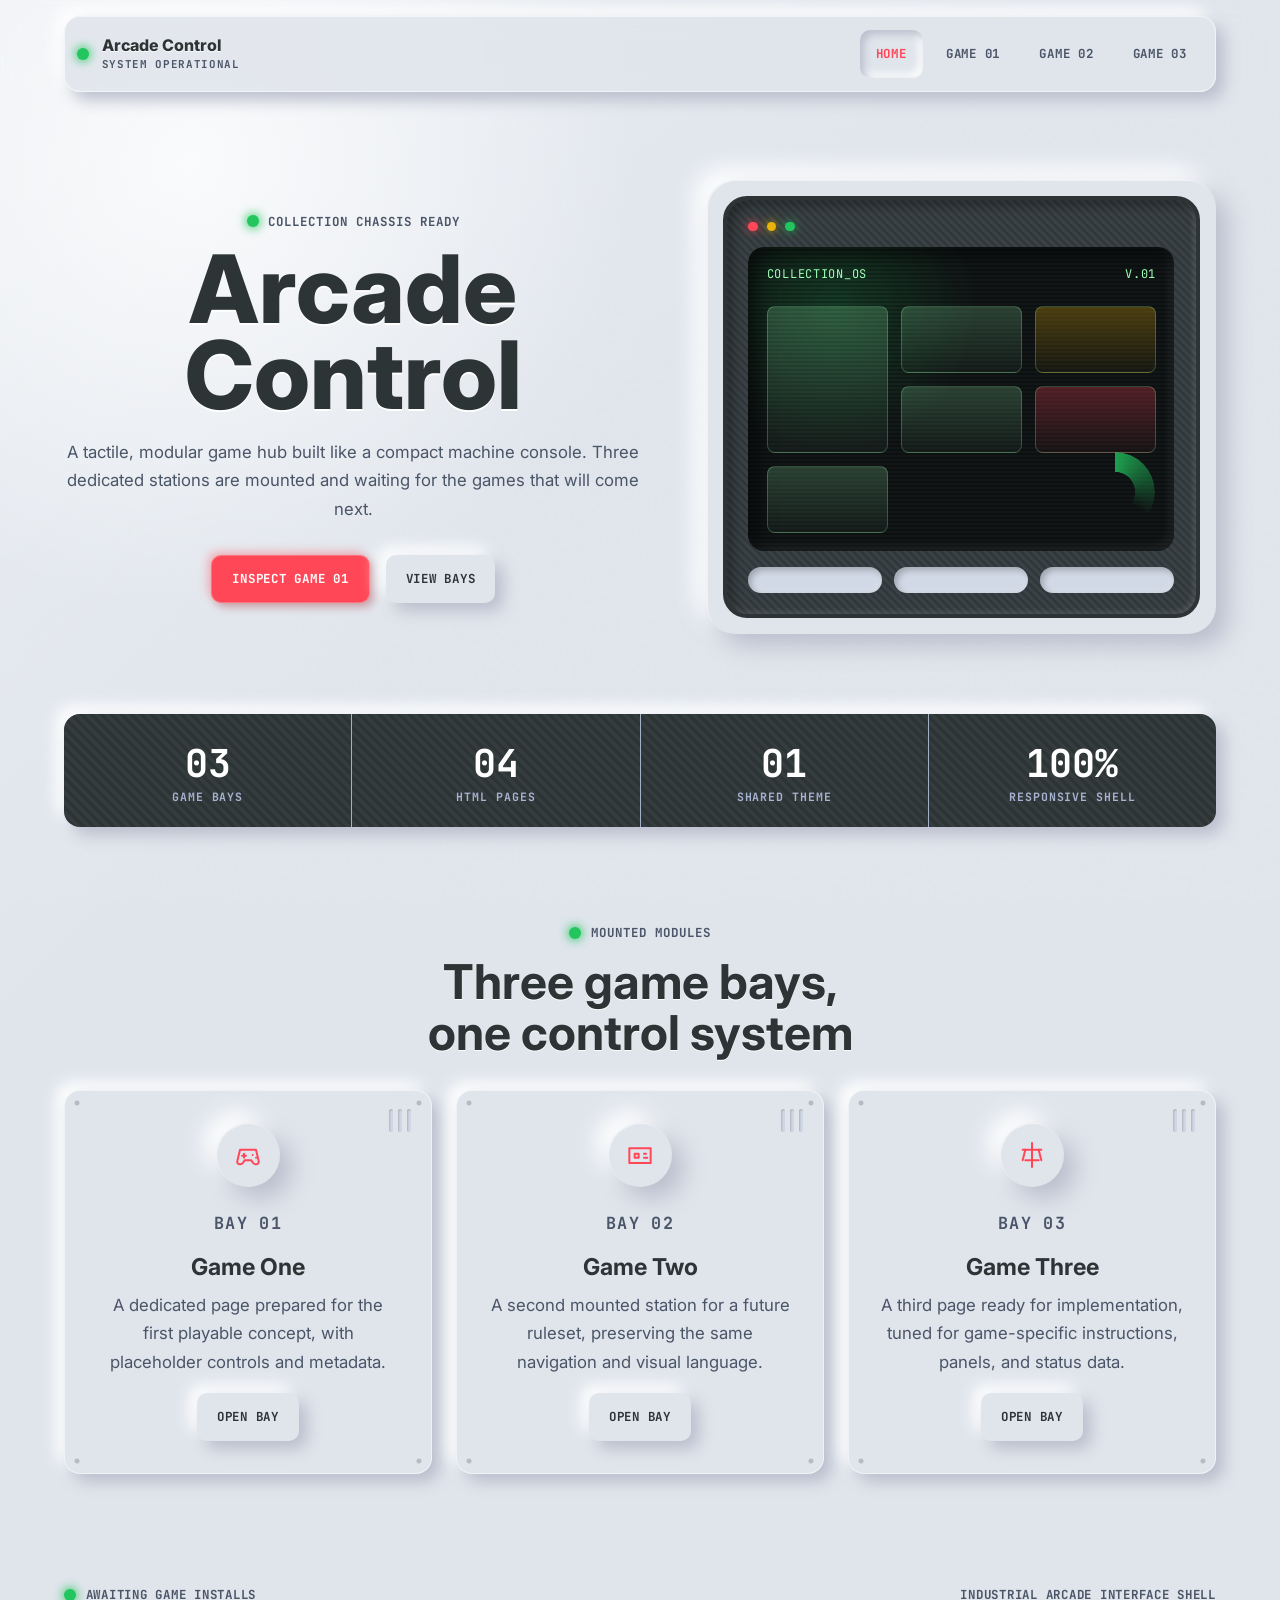
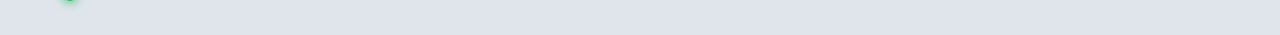
<file: index.html>
<!DOCTYPE html>
<html lang="en">
  <head>
    <meta charset="UTF-8" />
    <meta name="viewport" content="width=device-width, initial-scale=1.0" />
    <title>Arcade Control | Game Collection</title>
    <link rel="preconnect" href="https://fonts.googleapis.com" />
    <link rel="preconnect" href="https://fonts.gstatic.com" crossorigin />
    <link
      href="https://fonts.googleapis.com/css2?family=Inter:wght@400;500;600;700;800&family=JetBrains+Mono:wght@400;500;700&display=swap"
      rel="stylesheet"
    />
    <link rel="stylesheet" href="styles.css" />
  </head>
  <body>
    <header class="site-header">
      <nav class="nav-shell" aria-label="Primary navigation">
        <a class="brand-mark" href="index.html" aria-label="Arcade Control home">
          <span class="brand-led" aria-hidden="true"></span>
          <span>
            <span class="brand-title">Arcade Control</span>
            <span class="brand-subtitle">System operational</span>
          </span>
        </a>

        <button class="menu-toggle" type="button" aria-expanded="false" aria-controls="primary-menu">
          <span class="sr-only">Toggle navigation</span>
          <span></span>
          <span></span>
          <span></span>
        </button>

        <div class="nav-links" id="primary-menu">
          <a class="nav-link active" href="index.html" aria-current="page">Home</a>
          <a class="nav-link" href="game-one.html">Game 01</a>
          <a class="nav-link" href="game-two.html">Game 02</a>
          <a class="nav-link" href="game-three.html">Game 03</a>
        </div>
      </nav>
    </header>

    <main>
      <section class="hero section-shell">
        <div class="hero-copy">
          <p class="eyebrow"><span class="mini-led"></span>Collection chassis ready</p>
          <h1>Arcade Control</h1>
          <p class="hero-text">
            A tactile, modular game hub built like a compact machine console. Three dedicated
            stations are mounted and waiting for the games that will come next.
          </p>
          <div class="hero-actions">
            <a class="button primary" href="game-one.html">Inspect Game 01</a>
            <a class="button secondary" href="#game-bays">View Bays</a>
          </div>
        </div>

        <div class="device-panel" aria-label="Industrial arcade control display">
          <div class="device-bezel">
            <div class="device-led-row" aria-hidden="true">
              <span></span>
              <span></span>
              <span></span>
            </div>
            <div class="device-screen">
              <div class="screen-topline">
                <span>COLLECTION_OS</span>
                <span>V.01</span>
              </div>
              <div class="screen-grid">
                <span class="meter large"></span>
                <span class="meter"></span>
                <span class="meter warning"></span>
                <span class="meter"></span>
                <span class="meter accent"></span>
                <span class="meter large"></span>
              </div>
              <div class="radar" aria-hidden="true"></div>
            </div>
            <div class="hardware-keys" aria-hidden="true">
              <span></span>
              <span></span>
              <span></span>
            </div>
          </div>
        </div>
      </section>

      <section class="section-shell status-strip" aria-label="Collection status">
        <div>
          <span class="readout">03</span>
          <span class="readout-label">Game bays</span>
        </div>
        <div>
          <span class="readout">04</span>
          <span class="readout-label">HTML pages</span>
        </div>
        <div>
          <span class="readout">01</span>
          <span class="readout-label">Shared theme</span>
        </div>
        <div>
          <span class="readout">100%</span>
          <span class="readout-label">Responsive shell</span>
        </div>
      </section>

      <section class="section-shell" id="game-bays">
        <div class="section-heading">
          <p class="eyebrow"><span class="mini-led"></span>Mounted modules</p>
          <h2>Three game bays, one control system</h2>
        </div>

        <div class="game-grid">
          <article class="module-card">
            <div class="card-hardware" aria-hidden="true"><span></span><span></span><span></span></div>
            <div class="icon-housing" aria-hidden="true">
              <svg viewBox="0 0 24 24" role="img">
                <path d="M6 8h12l2 8.5a2 2 0 0 1-2 2.5 2.8 2.8 0 0 1-2.3-1.2L14.5 16h-5l-1.2 1.8A2.8 2.8 0 0 1 6 19a2 2 0 0 1-2-2.5L6 8Z" />
                <path d="M9 11v3M7.5 12.5h3M15.5 12h.01M18 14h.01" />
              </svg>
            </div>
            <p class="card-kicker">Bay 01</p>
            <h3>Game One</h3>
            <p>A dedicated page prepared for the first playable concept, with placeholder controls and metadata.</p>
            <a class="button ghost" href="game-one.html">Open bay</a>
          </article>

          <article class="module-card">
            <div class="card-hardware" aria-hidden="true"><span></span><span></span><span></span></div>
            <div class="icon-housing" aria-hidden="true">
              <svg viewBox="0 0 24 24" role="img">
                <path d="M4 7h16v11H4z" />
                <path d="M8 11h3v3H8zM15 11h1.5M15 14h2.5" />
              </svg>
            </div>
            <p class="card-kicker">Bay 02</p>
            <h3>Game Two</h3>
            <p>A second mounted station for a future ruleset, preserving the same navigation and visual language.</p>
            <a class="button ghost" href="game-two.html">Open bay</a>
          </article>

          <article class="module-card">
            <div class="card-hardware" aria-hidden="true"><span></span><span></span><span></span></div>
            <div class="icon-housing" aria-hidden="true">
              <svg viewBox="0 0 24 24" role="img">
                <path d="M12 3v18M5 8h14M7 16h10" />
                <path d="M7 8l-2 8M17 8l2 8" />
              </svg>
            </div>
            <p class="card-kicker">Bay 03</p>
            <h3>Game Three</h3>
            <p>A third page ready for implementation, tuned for game-specific instructions, panels, and status data.</p>
            <a class="button ghost" href="game-three.html">Open bay</a>
          </article>
        </div>
      </section>
    </main>

    <footer class="site-footer">
      <div class="section-shell footer-inner">
        <span class="footer-status"><span class="mini-led"></span>Awaiting game installs</span>
        <span>Industrial arcade interface shell</span>
      </div>
    </footer>

    <script src="script.js"></script>
  </body>
</html>
</file>
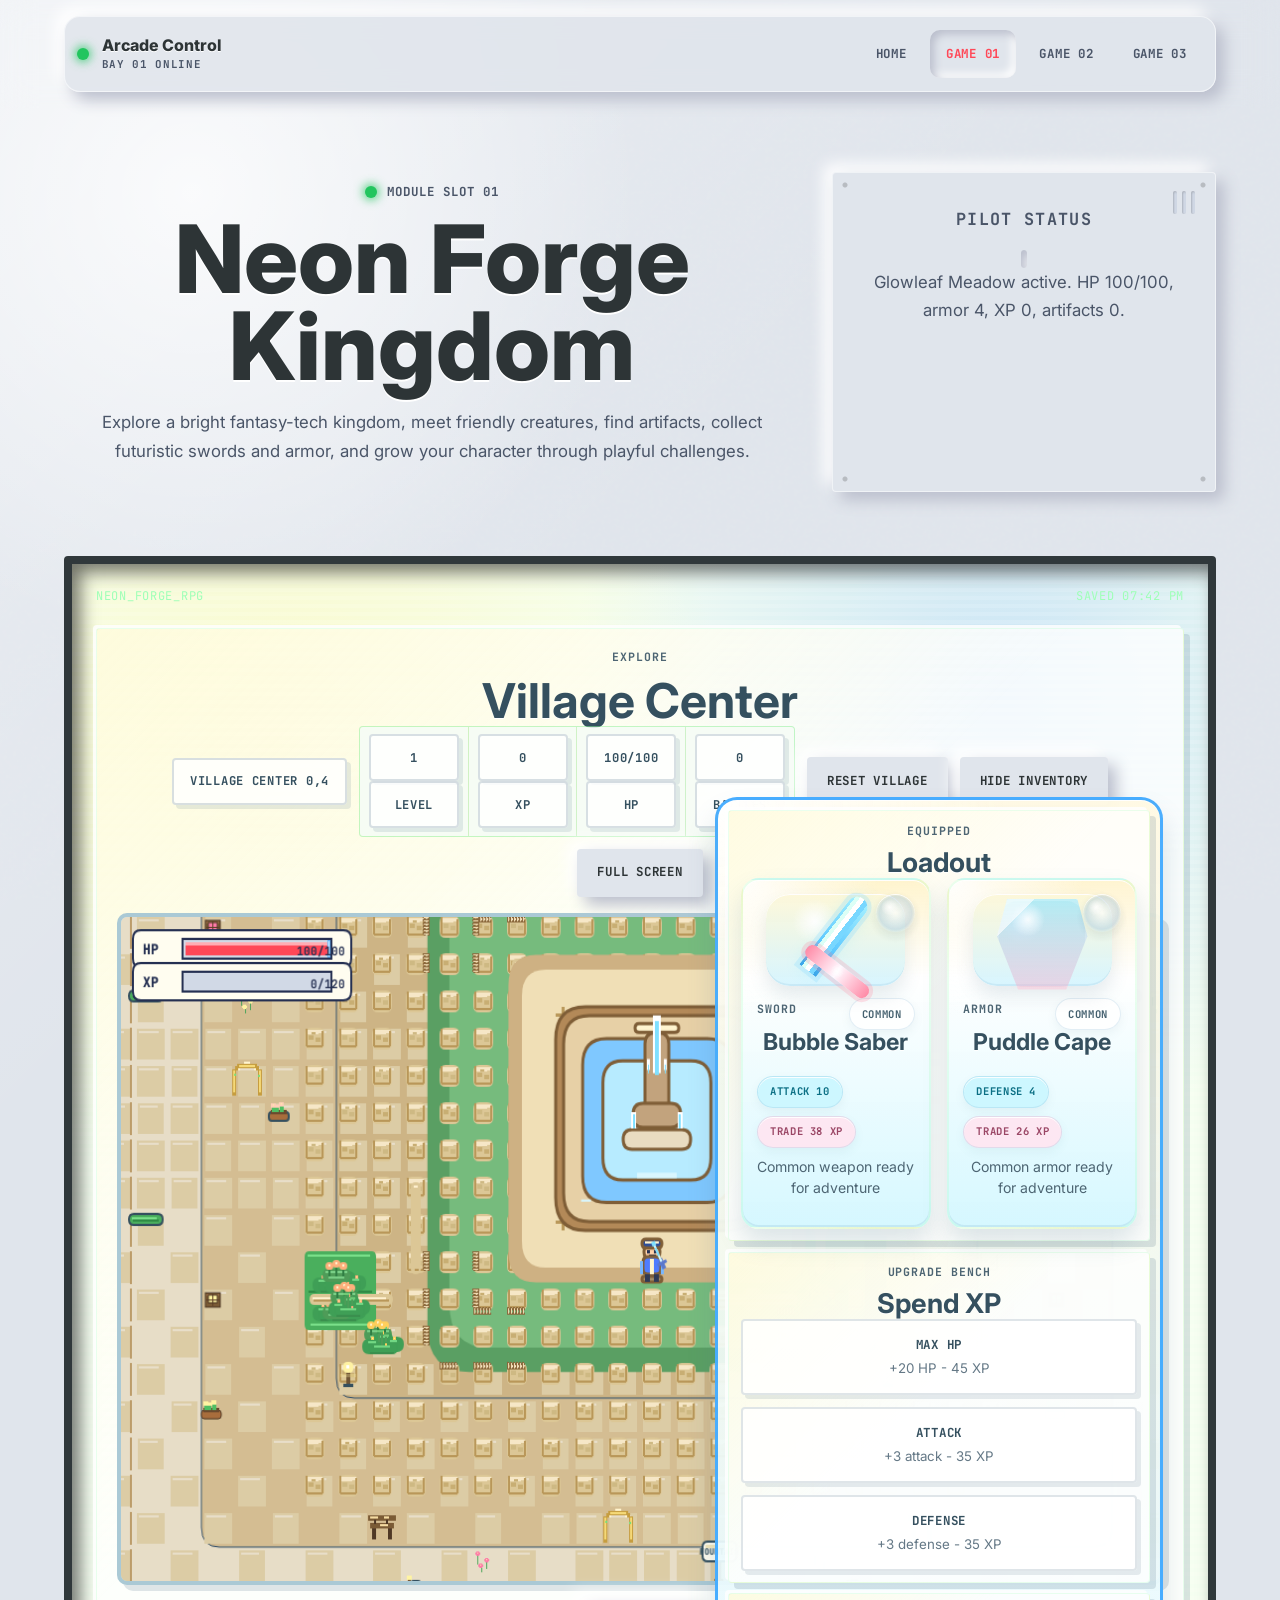
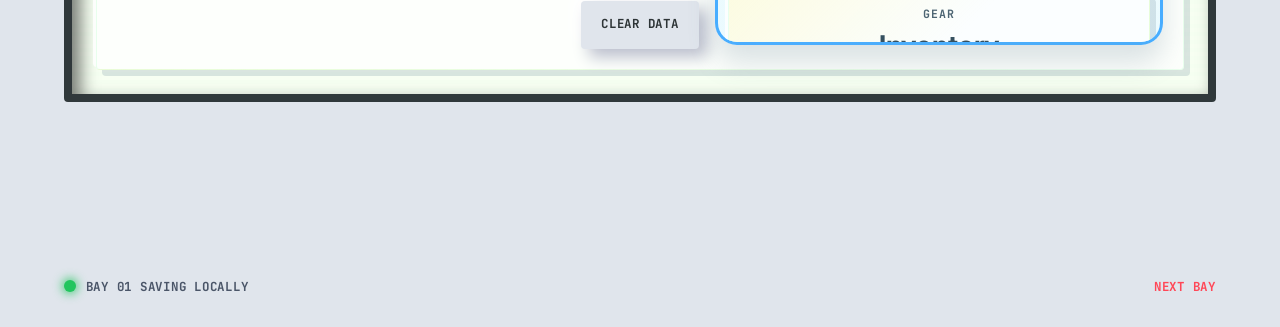
<file: game-one.html>
<!DOCTYPE html>
<html lang="en">
  <head>
    <meta charset="UTF-8" />
    <meta name="viewport" content="width=device-width, initial-scale=1.0" />
    <title>Game 01 | Arcade Control</title>
    <link rel="preconnect" href="https://fonts.googleapis.com" />
    <link rel="preconnect" href="https://fonts.gstatic.com" crossorigin />
    <link
      href="https://fonts.googleapis.com/css2?family=Inter:wght@400;500;600;700;800&family=JetBrains+Mono:wght@400;500;700&display=swap"
      rel="stylesheet"
    />
    <link rel="stylesheet" href="styles.css" />
  </head>
  <body>
    <header class="site-header">
      <nav class="nav-shell" aria-label="Primary navigation">
        <a class="brand-mark" href="index.html" aria-label="Arcade Control home">
          <span class="brand-led" aria-hidden="true"></span>
          <span><span class="brand-title">Arcade Control</span><span class="brand-subtitle">Bay 01 online</span></span>
        </a>
        <button class="menu-toggle" type="button" aria-expanded="false" aria-controls="primary-menu">
          <span class="sr-only">Toggle navigation</span><span></span><span></span><span></span>
        </button>
        <div class="nav-links" id="primary-menu">
          <a class="nav-link" href="index.html">Home</a>
          <a class="nav-link active" href="game-one.html" aria-current="page">Game 01</a>
          <a class="nav-link" href="game-two.html">Game 02</a>
          <a class="nav-link" href="game-three.html">Game 03</a>
        </div>
      </nav>
    </header>

    <main class="game-page">
      <section class="section-shell game-hero">
        <div>
          <p class="eyebrow"><span class="mini-led"></span>Module slot 01</p>
          <h1>Neon Forge Kingdom</h1>
          <p class="hero-text">
            Explore a bright fantasy-tech kingdom, meet friendly creatures, find artifacts, collect
            futuristic swords and armor, and grow your character through playful challenges.
          </p>
        </div>
        <aside class="module-card control-card">
          <div class="card-hardware" aria-hidden="true"><span></span><span></span><span></span></div>
          <p class="card-kicker">Pilot Status</p>
          <div class="gauge"><span id="game-one-vital-gauge" style="--value: 100%"></span></div>
          <p id="game-one-hero-status">Local save core armed. Kingdom generator online.</p>
        </aside>
      </section>

      <section class="section-shell game-one-console" id="neon-forge-game">
        <div class="screen-card rpg-screen">
          <span class="screen-label"><span>NEON_FORGE_RPG</span><span id="save-status">AUTOSAVE READY</span></span>

          <div class="rpg-layout">
            <section class="rpg-panel action-panel" id="world-panel" aria-labelledby="route-title">
              <p class="card-kicker">Explore</p>
              <h2 id="route-title">Village Center</h2>
              <div class="map-toolbar">
                <span id="location-readout">Village Center 0,0</span>
                <div class="rpg-stat-grid" aria-label="Player stats">
                  <div>
                    <span class="readout" id="level-value">1</span>
                    <span class="readout-label">Level</span>
                  </div>
                  <div>
                    <span class="readout" id="xp-value">0</span>
                    <span class="readout-label">XP</span>
                  </div>
                  <div>
                    <span class="readout" id="hp-value">100</span>
                    <span class="readout-label">HP</span>
                  </div>
                  <div>
                    <span class="readout" id="battle-value">0</span>
                    <span class="readout-label">Battles</span>
                  </div>
                </div>
                <button class="button secondary" id="generate-map-button" type="button">Reset Village</button>
                <button class="button secondary" id="inventory-toggle-button" type="button" aria-expanded="true" aria-controls="inventory-drawer">Hide Inventory</button>
                <button class="button secondary" id="fullscreen-button" type="button">Full Screen</button>
              </div>

              <canvas
                class="world-view"
                id="world-view"
                tabindex="0"
                width="960"
                height="560"
                aria-label="Neon Forge top-down village viewport"
              ></canvas>

              <div class="control-row">
                <button class="button secondary danger-button" id="clear-save-button" type="button">Clear Data</button>
              </div>

              <div class="inventory-drawer" id="inventory-drawer" tabindex="-1">
                <section class="rpg-panel equipped-panel" aria-labelledby="equipped-title">
                  <p class="card-kicker">Equipped</p>
                  <h2 id="equipped-title">Loadout</h2>
                  <div class="loadout-grid">
                    <article class="gear-card" id="weapon-card">
                      <div class="gear-art sword-art" aria-hidden="true"></div>
                      <div class="gear-topline">
                        <p class="card-kicker">Sword</p>
                        <span class="gear-rarity-pill" id="weapon-rarity">Common</span>
                      </div>
                      <h3 id="weapon-name">Bubble Saber</h3>
                      <div class="gear-badges">
                        <span class="gear-stat-pill" id="weapon-stat">Attack 10</span>
                        <span class="gear-value-pill" id="weapon-value">Trade 18 XP</span>
                      </div>
                      <p id="weapon-details">Common - Attack 10</p>
                    </article>
                    <article class="gear-card" id="armor-card">
                      <div class="gear-art armor-art" aria-hidden="true"></div>
                      <div class="gear-topline">
                        <p class="card-kicker">Armor</p>
                        <span class="gear-rarity-pill" id="armor-rarity">Common</span>
                      </div>
                      <h3 id="armor-name">Puddle Cape</h3>
                      <div class="gear-badges">
                        <span class="gear-stat-pill" id="armor-stat">Defense 4</span>
                        <span class="gear-value-pill" id="armor-value">Trade 18 XP</span>
                      </div>
                      <p id="armor-details">Common - Defense 4</p>
                    </article>
                  </div>
                </section>

                <section class="rpg-panel upgrade-panel" aria-labelledby="upgrade-title">
                  <p class="card-kicker">Upgrade Bench</p>
                  <h2 id="upgrade-title">Spend XP</h2>
                  <div class="upgrade-grid">
                    <button class="upgrade-button" type="button" data-upgrade="health">
                      <span>Max HP</span>
                      <small>+20 HP - 45 XP</small>
                    </button>
                    <button class="upgrade-button" type="button" data-upgrade="attack">
                      <span>Attack</span>
                      <small>+3 attack - 35 XP</small>
                    </button>
                    <button class="upgrade-button" type="button" data-upgrade="defense">
                      <span>Defense</span>
                      <small>+3 defense - 35 XP</small>
                    </button>
                  </div>
                </section>

                <section class="rpg-panel inventory-panel" aria-labelledby="inventory-title">
                  <p class="card-kicker">Gear</p>
                  <h2 id="inventory-title">Inventory</h2>
                  <div class="inventory-list" id="inventory-list" aria-live="polite"></div>
                </section>

                <section class="battle-log" aria-labelledby="log-title">
                  <p class="card-kicker" id="log-title">Log</p>
                  <div id="battle-log" aria-live="polite"></div>
                </section>
              </div>
            </section>
          </div>
        </div>
      </section>
    </main>

    <footer class="site-footer">
      <div class="section-shell footer-inner">
        <span class="footer-status"><span class="mini-led"></span>Bay 01 saving locally</span>
        <a href="game-two.html">Next bay</a>
      </div>
    </footer>
    <script src="script.js"></script>
  </body>
</html>
</file>
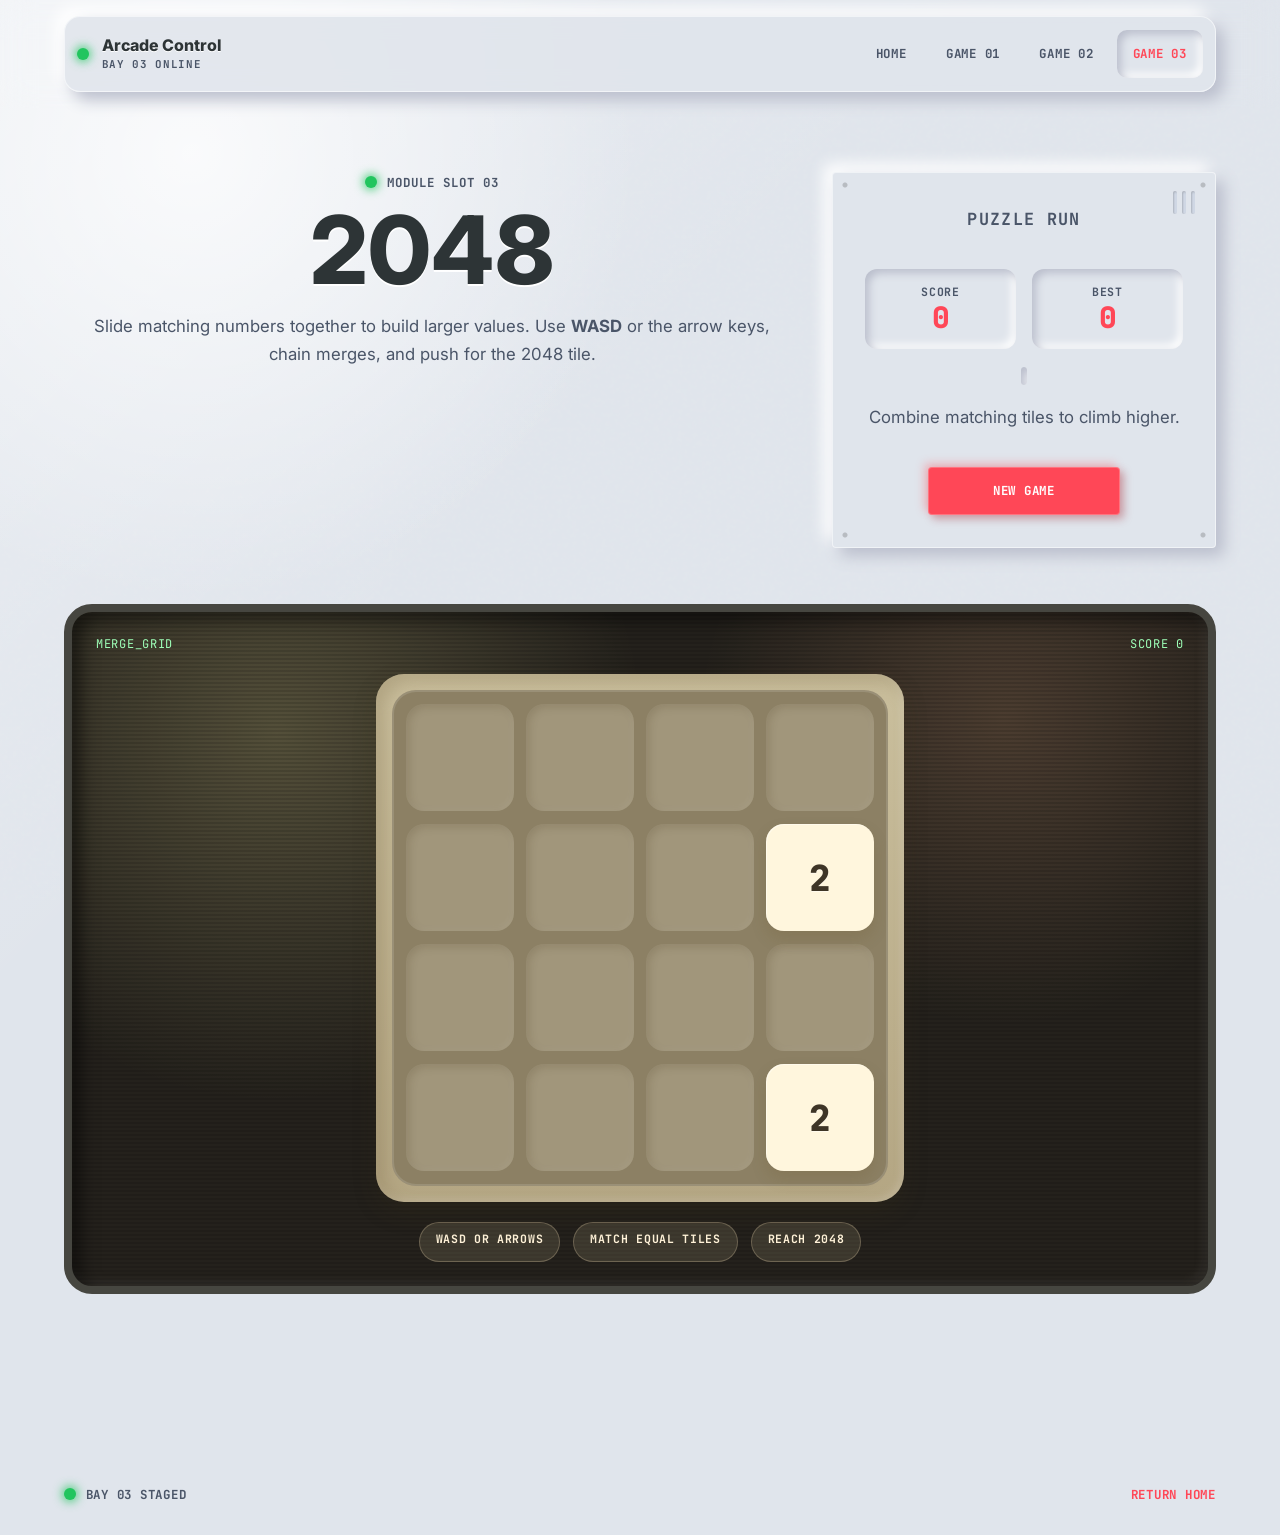
<file: game-three.html>
<!DOCTYPE html>
<html lang="en">
  <head>
    <meta charset="UTF-8" />
    <meta name="viewport" content="width=device-width, initial-scale=1.0" />
    <title>Game 03 | Arcade Control</title>
    <link rel="preconnect" href="https://fonts.googleapis.com" />
    <link rel="preconnect" href="https://fonts.gstatic.com" crossorigin />
    <link
      href="https://fonts.googleapis.com/css2?family=Inter:wght@400;500;600;700;800&family=JetBrains+Mono:wght@400;500;700&display=swap"
      rel="stylesheet"
    />
    <link rel="stylesheet" href="styles.css" />
  </head>
  <body>
    <header class="site-header">
      <nav class="nav-shell" aria-label="Primary navigation">
        <a class="brand-mark" href="index.html" aria-label="Arcade Control home">
          <span class="brand-led" aria-hidden="true"></span>
          <span><span class="brand-title">Arcade Control</span><span class="brand-subtitle">Bay 03 online</span></span>
        </a>
        <button class="menu-toggle" type="button" aria-expanded="false" aria-controls="primary-menu">
          <span class="sr-only">Toggle navigation</span><span></span><span></span><span></span>
        </button>
        <div class="nav-links" id="primary-menu">
          <a class="nav-link" href="index.html">Home</a>
          <a class="nav-link" href="game-one.html">Game 01</a>
          <a class="nav-link" href="game-two.html">Game 02</a>
          <a class="nav-link active" href="game-three.html" aria-current="page">Game 03</a>
        </div>
      </nav>
    </header>

    <main class="game-page merge-grid-page" id="merge-grid-game">
      <section class="section-shell game-hero merge-grid-hero">
        <div>
          <p class="eyebrow"><span class="mini-led"></span>Module slot 03</p>
          <h1>2048</h1>
          <p class="hero-text">
            Slide matching numbers together to build larger values. Use <strong>WASD</strong> or
            the arrow keys, chain merges, and push for the 2048 tile.
          </p>
        </div>
        <aside class="module-card control-card merge-grid-status-card">
          <div class="card-hardware" aria-hidden="true"><span></span><span></span><span></span></div>
          <p class="card-kicker">Puzzle run</p>
          <div class="merge-grid-score-grid" aria-label="2048 scores">
            <div class="merge-grid-stat-card">
              <span class="merge-grid-stat-label">Score</span>
              <strong id="merge-score">0</strong>
            </div>
            <div class="merge-grid-stat-card">
              <span class="merge-grid-stat-label">Best</span>
              <strong id="merge-best">0</strong>
            </div>
          </div>
          <div class="gauge" aria-hidden="true"><span id="merge-gauge" style="--value: 12%"></span></div>
          <p id="merge-status-text">Start a new game and combine matching numbers.</p>
          <div class="merge-grid-button-row">
            <button class="button primary" type="button" id="merge-new-game">New Game</button>
          </div>
        </aside>
      </section>

      <section class="section-shell merge-grid-console-section">
        <div class="screen-card merge-grid-console">
          <div class="screen-label">
            <span>MERGE_GRID</span>
            <span id="merge-topline">READY</span>
          </div>
          <div class="merge-grid-board-shell">
            <div class="merge-grid-board" id="merge-board" role="grid" aria-label="2048 board">
              <div class="merge-grid-cells" id="merge-cells"></div>
              <div class="merge-grid-tiles" id="merge-tiles"></div>
            </div>
            <div class="merge-grid-overlay" id="merge-overlay" hidden>
              <div class="merge-grid-overlay-card">
                <p class="card-kicker">Board locked</p>
                <h2>Game Over</h2>
                <p>No more moves left on the board.</p>
                <div class="merge-grid-overlay-stats">
                  <div class="merge-grid-overlay-stat">
                    <span class="merge-grid-stat-label">Score</span>
                    <strong id="merge-final-score">0</strong>
                  </div>
                  <div class="merge-grid-overlay-stat">
                    <span class="merge-grid-stat-label">Best</span>
                    <strong id="merge-final-best">0</strong>
                  </div>
                </div>
                <button class="button primary" type="button" id="merge-overlay-restart">Restart</button>
              </div>
            </div>
          </div>
          <div class="merge-grid-instructions" aria-label="2048 controls">
            <span>WASD or arrows</span>
            <span>Match equal tiles</span>
            <span>Reach 2048</span>
          </div>
        </div>
      </section>
    </main>

    <footer class="site-footer">
      <div class="section-shell footer-inner">
        <span class="footer-status"><span class="mini-led"></span>Bay 03 staged</span>
        <a href="index.html">Return home</a>
      </div>
    </footer>
    <script src="script.js"></script>
  </body>
</html>
</file>
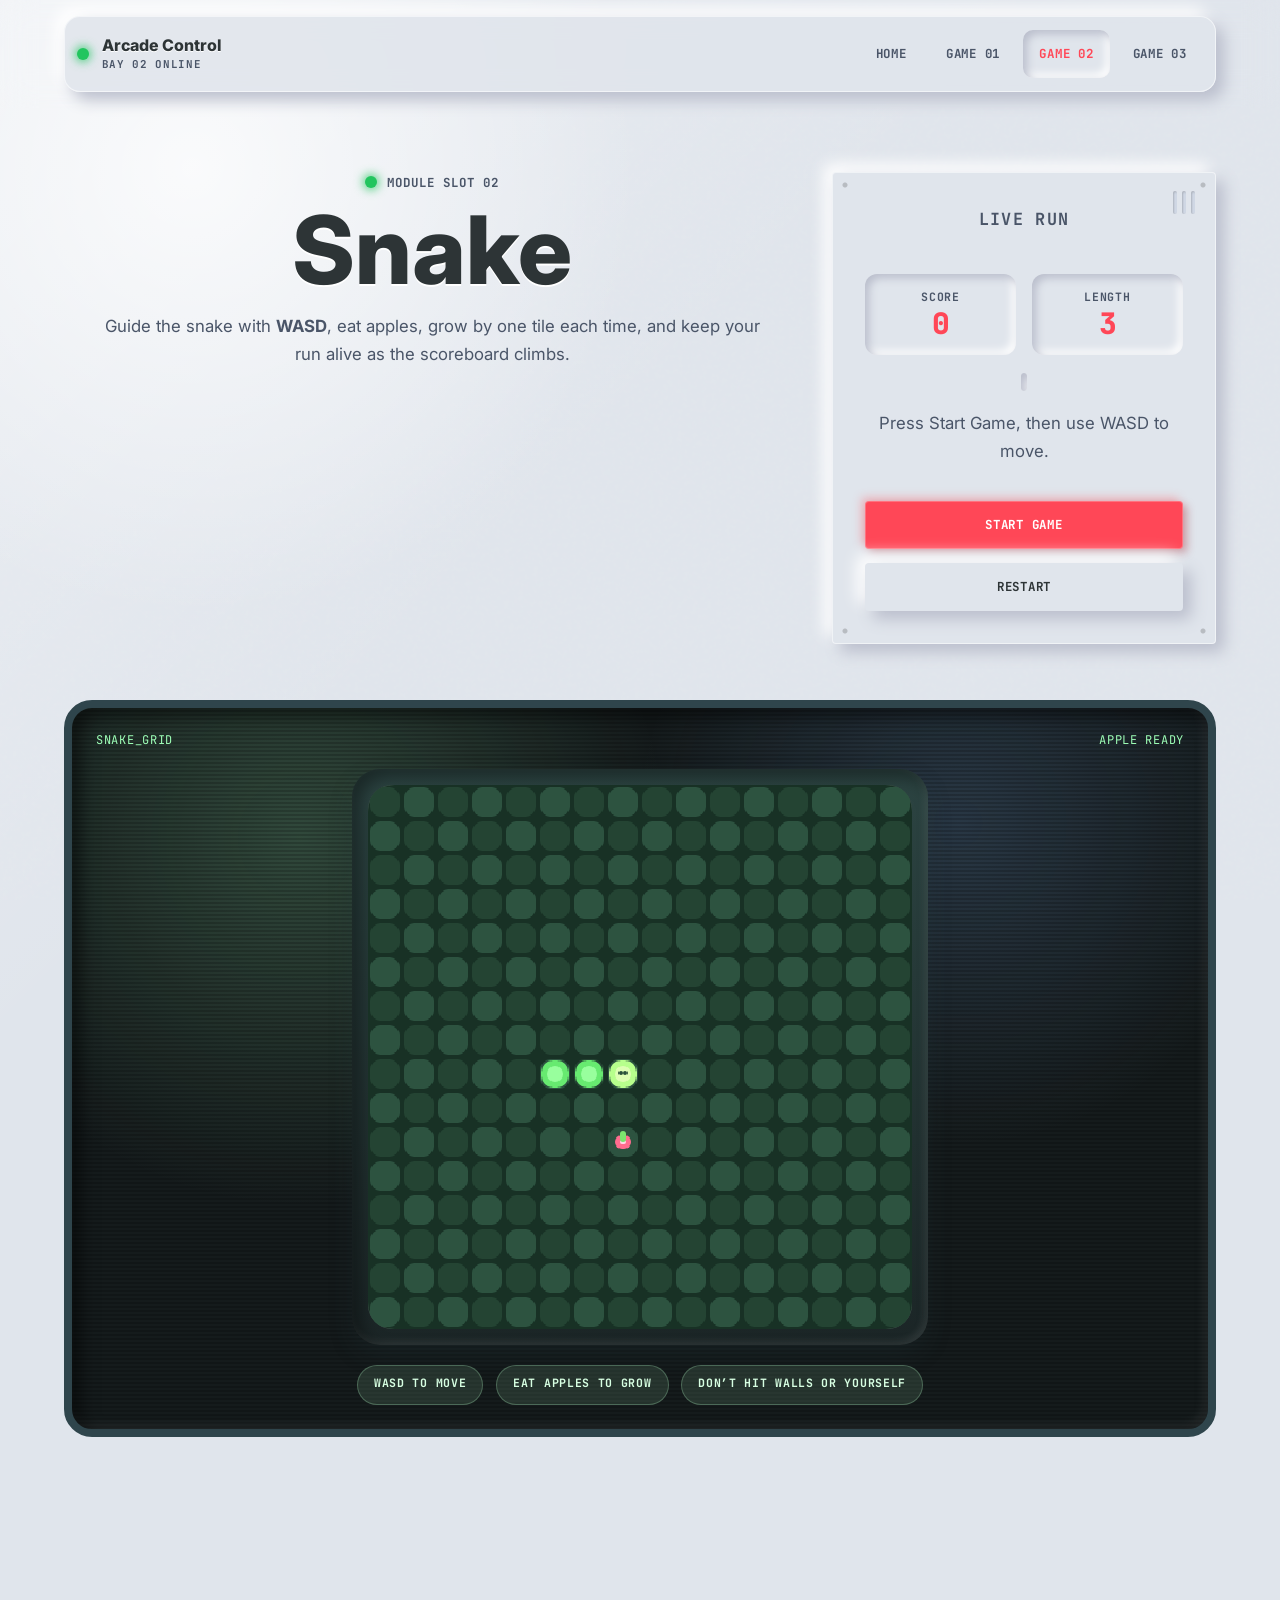
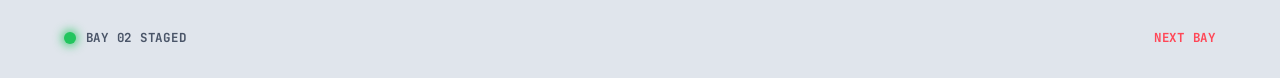
<file: game-two.html>
<!DOCTYPE html>
<html lang="en">
  <head>
    <meta charset="UTF-8" />
    <meta name="viewport" content="width=device-width, initial-scale=1.0" />
    <title>Game 02 | Arcade Control</title>
    <link rel="preconnect" href="https://fonts.googleapis.com" />
    <link rel="preconnect" href="https://fonts.gstatic.com" crossorigin />
    <link
      href="https://fonts.googleapis.com/css2?family=Inter:wght@400;500;600;700;800&family=JetBrains+Mono:wght@400;500;700&display=swap"
      rel="stylesheet"
    />
    <link rel="stylesheet" href="styles.css" />
  </head>
  <body>
    <header class="site-header">
      <nav class="nav-shell" aria-label="Primary navigation">
        <a class="brand-mark" href="index.html" aria-label="Arcade Control home">
          <span class="brand-led" aria-hidden="true"></span>
          <span><span class="brand-title">Arcade Control</span><span class="brand-subtitle">Bay 02 online</span></span>
        </a>
        <button class="menu-toggle" type="button" aria-expanded="false" aria-controls="primary-menu">
          <span class="sr-only">Toggle navigation</span><span></span><span></span><span></span>
        </button>
        <div class="nav-links" id="primary-menu">
          <a class="nav-link" href="index.html">Home</a>
          <a class="nav-link" href="game-one.html">Game 01</a>
          <a class="nav-link active" href="game-two.html" aria-current="page">Game 02</a>
          <a class="nav-link" href="game-three.html">Game 03</a>
        </div>
      </nav>
    </header>

    <main class="game-page snake-page" id="snake-game">
      <section class="section-shell game-hero snake-hero">
        <div>
          <p class="eyebrow"><span class="mini-led"></span>Module slot 02</p>
          <h1>Snake</h1>
          <p class="hero-text">
            Guide the snake with <strong>WASD</strong>, eat apples, grow by one tile each time,
            and keep your run alive as the scoreboard climbs.
          </p>
        </div>
        <aside class="module-card control-card snake-status-card">
          <div class="card-hardware" aria-hidden="true"><span></span><span></span><span></span></div>
          <p class="card-kicker">Live run</p>
          <div class="snake-score-grid" aria-label="Snake game stats">
            <div class="snake-stat-card">
              <span class="snake-stat-label">Score</span>
              <strong id="snake-score">0</strong>
            </div>
            <div class="snake-stat-card">
              <span class="snake-stat-label">Length</span>
              <strong id="snake-length">1</strong>
            </div>
          </div>
          <div class="gauge" aria-hidden="true"><span id="snake-gauge" style="--value: 16%"></span></div>
          <p id="snake-status-text">Press Start Game, then use WASD to move.</p>
          <div class="snake-button-row">
            <button class="button primary" type="button" id="snake-start-button">Start Game</button>
            <button class="button secondary" type="button" id="snake-restart-button">Restart</button>
          </div>
        </aside>
      </section>

      <section class="section-shell snake-console-section">
        <div class="screen-card snake-console">
          <div class="screen-label">
            <span>SNAKE_GRID</span>
            <span id="snake-topline">APPLE READY</span>
          </div>
          <div class="snake-board-shell">
            <canvas id="snake-board" width="480" height="480" aria-label="Snake game board"></canvas>
            <div class="snake-overlay" id="snake-overlay" hidden>
              <div class="snake-overlay-card">
                <p class="card-kicker">Run complete</p>
                <h2>Game Over</h2>
                <div class="snake-overlay-stats">
                  <div class="snake-overlay-stat">
                    <span class="snake-stat-label">Your score</span>
                    <strong id="snake-final-score">0</strong>
                  </div>
                  <div class="snake-overlay-stat">
                    <span class="snake-stat-label">Highest score</span>
                    <strong id="snake-best-score">0</strong>
                  </div>
                </div>
                <button class="button primary" type="button" id="snake-overlay-restart">Restart</button>
              </div>
            </div>
          </div>
          <div class="snake-instructions" aria-label="Snake controls">
            <span>WASD to move</span>
            <span>Eat apples to grow</span>
            <span>Don’t hit walls or yourself</span>
          </div>
        </div>
      </section>
    </main>

    <footer class="site-footer">
      <div class="section-shell footer-inner">
        <span class="footer-status"><span class="mini-led"></span>Bay 02 staged</span>
        <a href="game-three.html">Next bay</a>
      </div>
    </footer>
    <script src="script.js"></script>
  </body>
</html>
</file>
<file: styles.css>
:root {
  --background: #e0e5ec;
  --foreground: #f0f2f5;
  --muted: #d1d9e6;
  --text: #2d3436;
  --text-muted: #4a5568;
  --accent: #ff4757;
  --accent-dark: #c73443;
  --accent-foreground: #ffffff;
  --border: #babecc;
  --border-light: #ffffff;
  --border-dark: #a3b1c6;
  --dark-panel: #2d3436;
  --success: #22c55e;
  --warning: #eab308;
  --shadow-card: 8px 8px 16px #babecc, -8px -8px 16px #ffffff;
  --shadow-floating: 12px 12px 24px #babecc, -12px -12px 24px #ffffff,
    inset 1px 1px 0 rgba(255, 255, 255, 0.5);
  --shadow-pressed: inset 6px 6px 12px #babecc, inset -6px -6px 12px #ffffff;
  --shadow-recessed: inset 4px 4px 8px #babecc, inset -4px -4px 8px #ffffff;
  --ease-mechanical: cubic-bezier(0.175, 0.885, 0.32, 1.275);
}

* {
  box-sizing: border-box;
}

html {
  scroll-behavior: smooth;
}

body {
  min-height: 100vh;
  margin: 0;
  color: var(--text);
  font-family: "Inter", system-ui, sans-serif;
  text-align: center;
  background:
    radial-gradient(circle at 15% 10%, rgba(255, 255, 255, 0.78), transparent 28rem),
    linear-gradient(135deg, rgba(255, 255, 255, 0.38), transparent 36%),
    var(--background);
}

body::before {
  position: fixed;
  inset: 0;
  z-index: -1;
  pointer-events: none;
  content: "";
  opacity: 0.22;
  mix-blend-mode: overlay;
  background-image: url("data:image/svg+xml,%3Csvg viewBox='0 0 220 220' xmlns='http://www.w3.org/2000/svg'%3E%3Cfilter id='n'%3E%3CfeTurbulence type='fractalNoise' baseFrequency='0.85' numOctaves='3' stitchTiles='stitch'/%3E%3C/filter%3E%3Crect width='100%25' height='100%25' filter='url(%23n)' opacity='0.45'/%3E%3C/svg%3E");
}

a {
  color: inherit;
  text-decoration: none;
}

button,
a {
  -webkit-tap-highlight-color: transparent;
}

.sr-only {
  position: absolute;
  width: 1px;
  height: 1px;
  padding: 0;
  overflow: hidden;
  clip: rect(0, 0, 0, 0);
  white-space: nowrap;
  border: 0;
}

.section-shell {
  width: min(72rem, calc(100% - 2rem));
  margin-inline: auto;
}

.site-header {
  position: sticky;
  top: 0;
  z-index: 20;
  padding: 1rem 0;
  backdrop-filter: blur(16px);
}

.nav-shell {
  display: flex;
  align-items: center;
  justify-content: space-between;
  gap: 1rem;
  width: min(72rem, calc(100% - 2rem));
  min-height: 4.75rem;
  margin: 0 auto;
  padding: 0.75rem;
  border: 1px solid rgba(255, 255, 255, 0.55);
  border-radius: 16px;
  background: rgba(224, 229, 236, 0.86);
  box-shadow: var(--shadow-card);
}

.brand-mark {
  display: inline-flex;
  align-items: center;
  gap: 0.8rem;
  min-height: 3rem;
  text-align: left;
}

.brand-led,
.mini-led {
  display: inline-block;
  flex: 0 0 auto;
  width: 0.75rem;
  height: 0.75rem;
  border-radius: 999px;
  background: var(--success);
  box-shadow: 0 0 10px 2px rgba(34, 197, 94, 0.75);
  animation: pulse-led 2s infinite;
}

.brand-title,
.brand-subtitle {
  display: block;
}

.brand-title {
  font-weight: 800;
  line-height: 1.1;
  text-shadow: 0 1px 0 #ffffff;
}

.brand-subtitle {
  margin-top: 0.18rem;
  color: var(--text-muted);
  font-family: "JetBrains Mono", monospace;
  font-size: 0.68rem;
  font-weight: 700;
  letter-spacing: 0.06em;
  text-transform: uppercase;
}

.nav-links {
  display: flex;
  align-items: center;
  gap: 0.45rem;
}

.nav-link,
.button {
  display: inline-flex;
  align-items: center;
  justify-content: center;
  min-height: 3rem;
  border: 0;
  border-radius: 10px;
  font: 700 0.78rem/1 "JetBrains Mono", monospace;
  letter-spacing: 0.06em;
  text-transform: uppercase;
  transition:
    transform 160ms var(--ease-mechanical),
    box-shadow 180ms ease,
    color 180ms ease,
    background 180ms ease;
  cursor: pointer;
}

.nav-link {
  padding: 0 1rem;
  color: var(--text-muted);
}

.nav-link:hover,
.nav-link.active {
  color: var(--accent);
  background: var(--background);
  box-shadow: var(--shadow-recessed);
}

.menu-toggle {
  display: none;
  width: 3rem;
  height: 3rem;
  border: 0;
  border-radius: 10px;
  background: var(--background);
  box-shadow: var(--shadow-card);
  cursor: pointer;
}

.menu-toggle span:not(.sr-only) {
  display: block;
  width: 1.2rem;
  height: 2px;
  margin: 0.28rem auto;
  border-radius: 999px;
  background: var(--text);
}

.hero {
  display: grid;
  grid-template-columns: 1fr 0.88fr;
  gap: 4rem;
  align-items: center;
  padding: 4.5rem 0 3rem;
}

.eyebrow {
  display: inline-flex;
  align-items: center;
  gap: 0.6rem;
  margin: 0 0 1rem;
  color: var(--text-muted);
  font-family: "JetBrains Mono", monospace;
  font-size: 0.78rem;
  font-weight: 700;
  letter-spacing: 0.08em;
  text-transform: uppercase;
}

h1,
h2,
h3,
p {
  margin-top: 0;
}

h1 {
  max-width: 10ch;
  margin-inline: auto;
  margin-bottom: 1.15rem;
  font-size: clamp(3rem, 8vw, 5.9rem);
  line-height: 0.92;
  font-weight: 800;
  letter-spacing: 0;
  text-shadow: 0 2px 0 #ffffff;
}

h2 {
  max-width: 15ch;
  margin-inline: auto;
  margin-bottom: 0;
  font-size: clamp(2rem, 4vw, 3rem);
  line-height: 1.05;
  letter-spacing: 0;
  text-shadow: 0 1px 0 #ffffff;
}

h3 {
  margin-bottom: 0.65rem;
  font-size: 1.45rem;
  line-height: 1.1;
}

.hero-text,
.module-card p,
.control-card p {
  color: var(--text-muted);
  font-size: 1.05rem;
  line-height: 1.7;
}

.hero-text {
  max-width: 62ch;
  margin-inline: auto;
}

.hero-actions {
  display: flex;
  flex-wrap: wrap;
  gap: 1rem;
  justify-content: center;
  margin-top: 2rem;
}

.button {
  padding: 0 1.25rem;
}

.button.primary {
  color: var(--accent-foreground);
  border: 1px solid rgba(255, 255, 255, 0.24);
  background: var(--accent);
  box-shadow: 4px 4px 8px rgba(166, 50, 60, 0.4), -4px -4px 8px rgba(255, 100, 110, 0.35);
}

.button.secondary,
.button.ghost {
  color: var(--text);
  background: var(--background);
  box-shadow: var(--shadow-card);
}

.button.ghost {
  width: fit-content;
  align-self: center;
  margin-top: auto;
}

.button:hover {
  transform: translateY(-2px);
}

.button:active {
  transform: translateY(2px);
  box-shadow: var(--shadow-pressed);
}

.button:disabled {
  opacity: 0.62;
  cursor: not-allowed;
  filter: grayscale(0.25);
}

.button:disabled:hover,
.button:disabled:active {
  transform: none;
}

.button:focus-visible,
.nav-link:focus-visible,
.menu-toggle:focus-visible {
  outline: 2px solid var(--accent);
  outline-offset: 3px;
}

.device-panel {
  padding: 1rem;
  border-radius: 28px;
  background: var(--background);
  box-shadow: var(--shadow-floating);
}

.device-bezel {
  position: relative;
  min-height: 26rem;
  padding: 1.35rem;
  overflow: hidden;
  border: 4px solid var(--dark-panel);
  border-radius: 24px;
  background:
    linear-gradient(45deg, rgba(255, 255, 255, 0.05) 25%, transparent 25% 50%, rgba(255, 255, 255, 0.05) 50% 75%, transparent 75%),
    #30383b;
  background-size: 8px 8px;
  box-shadow: inset 5px 5px 12px rgba(0, 0, 0, 0.35), inset -2px -2px 6px rgba(255, 255, 255, 0.16);
}

.device-led-row {
  display: flex;
  gap: 0.55rem;
  margin-bottom: 1rem;
}

.device-led-row span {
  width: 0.6rem;
  height: 0.6rem;
  border-radius: 999px;
  background: var(--accent);
  box-shadow: 0 0 10px rgba(255, 71, 87, 0.8);
}

.device-led-row span:nth-child(2) {
  background: var(--warning);
  box-shadow: 0 0 10px rgba(234, 179, 8, 0.8);
}

.device-led-row span:nth-child(3) {
  background: var(--success);
  box-shadow: 0 0 10px rgba(34, 197, 94, 0.8);
}

.device-screen,
.screen-card {
  position: relative;
  overflow: hidden;
  border-radius: 16px;
  color: #d8ffe4;
  background:
    linear-gradient(rgba(18, 16, 16, 0) 50%, rgba(0, 0, 0, 0.25) 50%),
    radial-gradient(circle at 20% 20%, rgba(34, 197, 94, 0.22), transparent 34%),
    #121617;
  background-size: 100% 4px, auto, auto;
  box-shadow: inset 8px 8px 18px rgba(0, 0, 0, 0.55), inset -4px -4px 12px rgba(255, 255, 255, 0.08);
}

.device-screen {
  min-height: 18.5rem;
  padding: 1.15rem;
}

.screen-topline,
.screen-label {
  display: flex;
  justify-content: space-between;
  text-align: left;
  color: #9effb7;
  font-family: "JetBrains Mono", monospace;
  font-size: 0.75rem;
  letter-spacing: 0.06em;
}

.screen-grid {
  display: grid;
  grid-template-columns: repeat(3, 1fr);
  gap: 0.8rem;
  margin-top: 1.5rem;
}

.meter {
  display: block;
  min-height: 4.2rem;
  border-radius: 8px;
  background: linear-gradient(180deg, rgba(158, 255, 183, 0.2), rgba(158, 255, 183, 0.04));
  border: 1px solid rgba(158, 255, 183, 0.24);
}

.meter.large {
  grid-row: span 2;
}

.meter.warning {
  background: linear-gradient(180deg, rgba(234, 179, 8, 0.28), rgba(234, 179, 8, 0.04));
}

.meter.accent {
  background: linear-gradient(180deg, rgba(255, 71, 87, 0.28), rgba(255, 71, 87, 0.04));
}

.radar {
  position: absolute;
  right: 1.2rem;
  bottom: 1.2rem;
  width: 5rem;
  aspect-ratio: 1;
  border-radius: 999px;
  background: conic-gradient(from 0deg, rgba(34, 197, 94, 0.8), transparent 35%);
  mask: radial-gradient(circle, transparent 0 35%, #000 36%);
  animation: spin 4s linear infinite;
}

.hardware-keys {
  display: flex;
  gap: 0.75rem;
  margin-top: 1rem;
}

.hardware-keys span {
  flex: 1;
  height: 1.6rem;
  border-radius: 999px;
  background: var(--muted);
  box-shadow: inset 3px 3px 6px rgba(0, 0, 0, 0.24), inset -3px -3px 6px rgba(255, 255, 255, 0.14);
}

.status-strip {
  display: grid;
  grid-template-columns: repeat(4, 1fr);
  gap: 1px;
  overflow: hidden;
  margin-top: 2rem;
  border-radius: 16px;
  background: var(--border-dark);
  box-shadow: var(--shadow-card);
}

.status-strip div {
  padding: 1.45rem;
  color: #ffffff;
  background:
    linear-gradient(45deg, rgba(255, 255, 255, 0.04) 25%, transparent 25% 50%, rgba(255, 255, 255, 0.04) 50% 75%, transparent 75%),
    var(--dark-panel);
  background-size: 10px 10px;
}

.readout,
.readout-label,
.card-kicker {
  display: block;
  font-family: "JetBrains Mono", monospace;
}

.readout {
  color: #ffffff;
  font-size: clamp(1.6rem, 4vw, 2.4rem);
  font-weight: 700;
}

.readout-label,
.card-kicker {
  color: #a8b2d1;
  font-size: 0.72rem;
  font-weight: 700;
  letter-spacing: 0.08em;
  text-transform: uppercase;
}

.section-heading {
  margin: 6rem 0 2rem;
}

.game-grid {
  display: grid;
  grid-template-columns: repeat(3, 1fr);
  gap: 1.5rem;
}

.module-card {
  position: relative;
  display: flex;
  align-items: center;
  min-height: 24rem;
  flex-direction: column;
  padding: 2rem;
  border: 1px solid rgba(255, 255, 255, 0.54);
  border-radius: 16px;
  background:
    radial-gradient(circle at 12px 12px, rgba(0, 0, 0, 0.18) 2px, transparent 3px),
    radial-gradient(circle at calc(100% - 12px) 12px, rgba(0, 0, 0, 0.18) 2px, transparent 3px),
    radial-gradient(circle at 12px calc(100% - 12px), rgba(0, 0, 0, 0.18) 2px, transparent 3px),
    radial-gradient(circle at calc(100% - 12px) calc(100% - 12px), rgba(0, 0, 0, 0.18) 2px, transparent 3px),
    var(--background);
  box-shadow: var(--shadow-card);
  transition:
    transform 300ms var(--ease-mechanical),
    box-shadow 300ms ease;
}

.module-card:hover {
  transform: translateY(-0.35rem);
  box-shadow: var(--shadow-floating);
}

.card-hardware {
  position: absolute;
  top: 1.1rem;
  right: 1.25rem;
  display: flex;
  gap: 0.28rem;
}

.card-hardware span {
  width: 0.28rem;
  height: 1.45rem;
  border-radius: 999px;
  background: var(--muted);
  box-shadow: inset 1px 1px 2px rgba(0, 0, 0, 0.18);
}

.icon-housing {
  display: grid;
  width: 4rem;
  height: 4rem;
  margin-bottom: 1.4rem;
  place-items: center;
  border-radius: 999px;
  background: var(--background);
  box-shadow: var(--shadow-floating);
}

.icon-housing svg {
  width: 2rem;
  height: 2rem;
  fill: none;
  stroke: var(--accent);
  stroke-linecap: round;
  stroke-linejoin: round;
  stroke-width: 1.5;
  transition: transform 220ms var(--ease-mechanical);
}

.module-card:hover .icon-housing svg {
  transform: rotate(10deg) scale(1.08);
}

.game-page {
  padding-bottom: 4rem;
}

.game-hero {
  display: grid;
  grid-template-columns: minmax(0, 1fr) minmax(18rem, 24rem);
  gap: 2rem;
  align-items: center;
  padding: 4rem 0 2rem;
}

.control-card {
  min-height: 20rem;
}

.gauge {
  height: 1.1rem;
  padding: 0.2rem;
  overflow: hidden;
  border-radius: 999px;
  background: var(--background);
  box-shadow: var(--shadow-recessed);
}

.gauge span {
  display: block;
  width: var(--value);
  height: 100%;
  border-radius: inherit;
  background: linear-gradient(90deg, var(--accent), #ff8a95);
  box-shadow: 0 0 12px rgba(255, 71, 87, 0.5);
}

.placeholder-console {
  margin-top: 2rem;
}

.screen-card {
  min-height: 22rem;
  padding: 1.5rem;
  border: 8px solid #30383b;
}

.empty-slot {
  display: grid;
  min-height: 15rem;
  margin-top: 1.5rem;
  place-items: center;
  border: 1px dashed rgba(158, 255, 183, 0.32);
  border-radius: 12px;
  color: #9effb7;
  font-family: "JetBrains Mono", monospace;
  font-weight: 700;
  letter-spacing: 0.08em;
  text-transform: uppercase;
}

.snake-page {
  padding-bottom: 5rem;
}

.snake-hero {
  align-items: stretch;
}

.snake-status-card {
  justify-content: flex-start;
  gap: 1.15rem;
  text-align: center;
}

.snake-score-grid {
  display: grid;
  grid-template-columns: repeat(2, minmax(0, 1fr));
  gap: 1rem;
  width: 100%;
  margin-top: 0.35rem;
}

.snake-stat-card {
  padding: 1rem 0.8rem;
  border-radius: 12px;
  background: var(--background);
  box-shadow: var(--shadow-recessed);
}

.snake-stat-card strong {
  display: block;
  margin-top: 0.3rem;
  font: 800 1.85rem/1 "JetBrains Mono", monospace;
  color: var(--accent);
}

.snake-stat-label {
  display: block;
  color: var(--text-muted);
  font: 700 0.72rem/1.2 "JetBrains Mono", monospace;
  letter-spacing: 0.06em;
  text-transform: uppercase;
}

.snake-button-row {
  display: flex;
  flex-wrap: wrap;
  gap: 0.85rem;
  justify-content: center;
  width: 100%;
}

.snake-button-row .button {
  flex: 1 1 10rem;
}

.snake-console-section {
  margin-top: 1.5rem;
}

.snake-console {
  padding: 1.5rem;
  border: 8px solid #2f454c;
  border-radius: 28px;
  background:
    linear-gradient(rgba(18, 16, 16, 0) 50%, rgba(0, 0, 0, 0.18) 50%),
    radial-gradient(circle at 20% 18%, rgba(158, 255, 183, 0.2), transparent 34%),
    radial-gradient(circle at 78% 16%, rgba(130, 184, 255, 0.18), transparent 30%),
    #151b1c;
  background-size: 100% 4px, auto, auto, auto;
}

.snake-board-shell {
  position: relative;
  display: grid;
  width: min(100%, 36rem);
  margin: 1.35rem auto 0;
  padding: 1rem;
  border-radius: 28px;
  background: linear-gradient(180deg, #2c4442, #1b2526);
  box-shadow:
    inset 8px 8px 18px rgba(0, 0, 0, 0.42),
    inset -3px -3px 8px rgba(255, 255, 255, 0.1),
    0 10px 24px rgba(38, 66, 72, 0.18);
}

.snake-overlay {
  position: absolute;
  inset: 1rem;
  display: grid;
  place-items: center;
  padding: 1rem;
  border-radius: 24px;
  background: rgba(9, 19, 18, 0.76);
  backdrop-filter: blur(8px);
}

.snake-overlay[hidden] {
  display: none;
}

.snake-overlay-card {
  width: min(100%, 22rem);
  padding: 1.5rem;
  border-radius: 20px;
  background: rgba(224, 229, 236, 0.96);
  box-shadow: var(--shadow-floating);
}

.snake-overlay-card h2 {
  max-width: none;
  margin-bottom: 1rem;
}

.snake-overlay-stats {
  display: grid;
  grid-template-columns: repeat(2, minmax(0, 1fr));
  gap: 0.85rem;
  margin-bottom: 1.1rem;
}

.snake-overlay-stat {
  padding: 0.95rem 0.75rem;
  border-radius: 12px;
  background: var(--foreground);
  box-shadow: var(--shadow-recessed);
}

.snake-overlay-stat strong {
  display: block;
  margin-top: 0.35rem;
  color: var(--accent);
  font: 800 1.65rem/1 "JetBrains Mono", monospace;
}

#snake-board {
  display: block;
  width: 100%;
  max-width: 34rem;
  aspect-ratio: 1;
  margin: 0 auto;
  border-radius: 24px;
  background: #172221;
  image-rendering: pixelated;
  image-rendering: crisp-edges;
  box-shadow:
    inset 0 0 0 2px rgba(201, 255, 213, 0.18),
    inset 0 0 40px rgba(111, 235, 168, 0.08);
}

.snake-instructions {
  display: flex;
  flex-wrap: wrap;
  gap: 0.8rem;
  justify-content: center;
  margin-top: 1.25rem;
}

.snake-instructions span {
  min-height: 2.5rem;
  padding: 0.65rem 1rem;
  border-radius: 999px;
  color: #d7ffe2;
  font: 700 0.72rem/1 "JetBrains Mono", monospace;
  letter-spacing: 0.06em;
  text-transform: uppercase;
  background: rgba(181, 255, 199, 0.12);
  border: 1px solid rgba(181, 255, 199, 0.26);
}

.merge-grid-page {
  padding-bottom: 5rem;
}

.merge-grid-hero {
  align-items: stretch;
}

.merge-grid-status-card {
  justify-content: flex-start;
  gap: 1.15rem;
  text-align: center;
}

.merge-grid-score-grid {
  display: grid;
  grid-template-columns: repeat(2, minmax(0, 1fr));
  gap: 1rem;
  width: 100%;
}

.merge-grid-stat-card,
.merge-grid-overlay-stat {
  padding: 1rem 0.8rem;
  border-radius: 12px;
  background: var(--background);
  box-shadow: var(--shadow-recessed);
}

.merge-grid-stat-label {
  display: block;
  color: var(--text-muted);
  font: 700 0.72rem/1.2 "JetBrains Mono", monospace;
  letter-spacing: 0.06em;
  text-transform: uppercase;
}

.merge-grid-stat-card strong,
.merge-grid-overlay-stat strong {
  display: block;
  margin-top: 0.3rem;
  color: var(--accent);
  font: 800 1.85rem/1 "JetBrains Mono", monospace;
}

.merge-grid-button-row {
  display: flex;
  justify-content: center;
  width: 100%;
}

.merge-grid-button-row .button {
  min-width: 12rem;
}

.merge-grid-console-section {
  margin-top: 1.5rem;
}

.merge-grid-console {
  padding: 1.5rem;
  border: 8px solid #464640;
  border-radius: 28px;
  background:
    linear-gradient(rgba(18, 16, 16, 0) 50%, rgba(0, 0, 0, 0.12) 50%),
    radial-gradient(circle at 18% 18%, rgba(255, 244, 163, 0.22), transparent 34%),
    radial-gradient(circle at 82% 16%, rgba(255, 186, 138, 0.18), transparent 28%),
    #24211c;
  background-size: 100% 4px, auto, auto, auto;
}

.merge-grid-board-shell {
  position: relative;
  width: min(100%, 33rem);
  margin: 1.35rem auto 0;
  padding: 1rem;
  border-radius: 28px;
  background: linear-gradient(180deg, #cabf9d, #b4a683);
  box-shadow:
    inset 8px 8px 18px rgba(115, 98, 62, 0.28),
    inset -3px -3px 8px rgba(255, 255, 255, 0.18),
    0 10px 24px rgba(68, 54, 22, 0.18);
}

.merge-grid-board {
  position: relative;
  aspect-ratio: 1;
  padding: 0.9rem;
  border-radius: 24px;
  background: #8c8064;
  box-shadow: inset 0 0 0 2px rgba(255, 255, 255, 0.12);
}

.merge-grid-cells,
.merge-grid-tiles {
  position: absolute;
  inset: 0.9rem;
}

.merge-grid-cells {
  display: grid;
  grid-template-columns: repeat(4, 1fr);
  gap: 0.8rem;
}

.merge-grid-cell {
  border-radius: 18px;
  background: rgba(255, 247, 228, 0.18);
  box-shadow: inset 3px 3px 8px rgba(73, 58, 27, 0.18), inset -2px -2px 6px rgba(255, 255, 255, 0.08);
}

.merge-grid-tiles {
  pointer-events: none;
}

.merge-grid-tile {
  position: absolute;
  display: grid;
  place-items: center;
  border-radius: 18px;
  color: #3e3526;
  font: 800 clamp(1.2rem, 4vw, 2.25rem)/1 "JetBrains Mono", monospace;
  text-shadow: 0 1px 0 rgba(255, 255, 255, 0.45);
  box-shadow:
    0 8px 16px rgba(98, 74, 24, 0.16),
    inset 1px 1px 0 rgba(255, 255, 255, 0.4);
  overflow: hidden;
  transition: background 180ms ease, color 180ms ease;
  animation: tile-appear 180ms var(--ease-mechanical);
}

.merge-grid-tile.merge-pop {
  animation: tile-splash 280ms cubic-bezier(0.2, 0.8, 0.2, 1.2);
}

.merge-grid-tile[data-value="2"] { background: #fff6dd; }
.merge-grid-tile[data-value="4"] { background: #ffeab8; }
.merge-grid-tile[data-value="8"] { background: #ffd28f; }
.merge-grid-tile[data-value="16"] { background: #ffb873; }
.merge-grid-tile[data-value="32"] { background: #ff9c7b; }
.merge-grid-tile[data-value="64"] { background: #ff7f78; color: #fff7f2; text-shadow: none; }
.merge-grid-tile[data-value="128"] { background: #ffe27a; }
.merge-grid-tile[data-value="256"] { background: #ffd556; }
.merge-grid-tile[data-value="512"] { background: #ffc845; }
.merge-grid-tile[data-value="1024"] { background: #ffb92d; color: #fffdf7; text-shadow: none; }
.merge-grid-tile[data-value="2048"] { background: #ff9658; color: #fffdf7; text-shadow: none; }
.merge-grid-tile[data-value="4096"] { background: #ff7c64; color: #fffdf7; text-shadow: none; }

.merge-grid-overlay {
  position: absolute;
  inset: 1rem;
  display: grid;
  place-items: center;
  padding: 1rem;
  border-radius: 24px;
  background: rgba(32, 24, 14, 0.68);
  backdrop-filter: blur(8px);
}

.merge-grid-overlay[hidden] {
  display: none;
}

.merge-grid-overlay-card {
  width: min(100%, 22rem);
  padding: 1.5rem;
  border-radius: 20px;
  background: rgba(240, 242, 245, 0.97);
  box-shadow: var(--shadow-floating);
}

.merge-grid-overlay-card h2 {
  max-width: none;
  margin-bottom: 0.8rem;
}

.merge-grid-overlay-stats {
  display: grid;
  grid-template-columns: repeat(2, minmax(0, 1fr));
  gap: 0.85rem;
  margin: 1rem 0 1.1rem;
}

.merge-grid-instructions {
  display: flex;
  flex-wrap: wrap;
  gap: 0.8rem;
  justify-content: center;
  margin-top: 1.25rem;
}

.merge-grid-instructions span {
  min-height: 2.5rem;
  padding: 0.65rem 1rem;
  border-radius: 999px;
  color: #fff2d8;
  font: 700 0.72rem/1 "JetBrains Mono", monospace;
  letter-spacing: 0.06em;
  text-transform: uppercase;
  background: rgba(255, 233, 187, 0.12);
  border: 1px solid rgba(255, 233, 187, 0.24);
}

.site-footer {
  margin-top: 5rem;
  padding: 2rem 0;
}

.footer-inner {
  display: flex;
  align-items: center;
  justify-content: space-between;
  gap: 1rem;
  color: var(--text-muted);
  font-family: "JetBrains Mono", monospace;
  font-size: 0.78rem;
  font-weight: 700;
  letter-spacing: 0.06em;
  text-transform: uppercase;
  text-align: center;
}

.footer-status {
  display: inline-flex;
  align-items: center;
  gap: 0.6rem;
}

.site-footer a {
  color: var(--accent);
}

.game-one-console {
  margin-top: 2rem;
}

.game-page,
.game-page * {
  image-rendering: pixelated;
}

.game-page .module-card,
.game-page .button,
.game-page .gauge,
.game-page .gauge span {
  border-radius: 4px;
}

.rpg-screen {
  min-height: auto;
  color: #35505f;
  background:
    linear-gradient(rgba(255, 255, 255, 0.16) 50%, rgba(255, 255, 255, 0.04) 50%),
    radial-gradient(circle at 18% 16%, rgba(255, 244, 163, 0.52), transparent 34%),
    radial-gradient(circle at 82% 12%, rgba(130, 184, 255, 0.4), transparent 32%),
    #f5fff0;
  background-size: 100% 8px, auto, auto, auto;
  border-radius: 4px;
}

.rpg-layout {
  display: grid;
  grid-template-columns: repeat(3, minmax(0, 1fr));
  gap: 1rem;
  margin-top: 1.5rem;
}

.rpg-panel,
.battle-log,
.gear-card,
.inventory-item {
  border: 1px solid rgba(158, 255, 183, 0.22);
  border-radius: 4px;
  background:
    linear-gradient(135deg, rgba(255, 244, 163, 0.32), transparent 46%),
    rgba(255, 255, 255, 0.78);
  box-shadow: 6px 6px 0 rgba(79, 112, 133, 0.18), -3px -3px 0 rgba(255, 255, 255, 0.82);
}

.rpg-panel {
  padding: 1.25rem;
}

.rpg-panel h2,
.rpg-panel h3,
.gear-card h3,
.inventory-item h3 {
  max-width: none;
  margin-inline: auto;
  color: #35505f;
  text-shadow: 0 1px 0 #ffffff;
}

.rpg-panel p,
.gear-card p,
.inventory-item p,
.battle-log p {
  color: #4d6573;
}

.action-panel {
  position: relative;
  grid-column: 1 / -1;
  grid-row: 1;
}

.rpg-stat-grid {
  display: grid;
  grid-template-columns: repeat(4, 1fr);
  gap: 1px;
  overflow: hidden;
  margin: 0;
  border: 1px solid rgba(158, 255, 183, 0.26);
  border-radius: 4px;
  background: rgba(120, 221, 122, 0.34);
}

.rpg-stat-grid div {
  min-width: 4.25rem;
  padding: 0.45rem 0.55rem;
  background: rgba(255, 255, 255, 0.82);
}

.loadout-grid {
  display: grid;
  grid-template-columns: repeat(2, minmax(0, 1fr));
  gap: 1rem;
}

.gear-card {
  position: relative;
  display: flex;
  min-height: 15rem;
  flex-direction: column;
  padding: 1rem;
  overflow: hidden;
  border-width: 2px;
  border-radius: 18px;
  background:
    radial-gradient(circle at top left, rgba(255, 255, 255, 0.94), transparent 34%),
    linear-gradient(180deg, rgba(255, 239, 188, 0.66), rgba(255, 255, 255, 0.9) 28%, rgba(210, 247, 255, 0.92) 100%);
  box-shadow:
    0 14px 24px rgba(74, 118, 144, 0.18),
    inset 0 1px 0 rgba(255, 255, 255, 0.92),
    inset 0 -2px 0 rgba(111, 165, 195, 0.18);
}

.gear-card::before,
.inventory-item::before {
  position: absolute;
  inset: 0;
  pointer-events: none;
  content: "";
  opacity: 0.55;
  background: linear-gradient(90deg, transparent, var(--rarity-glow, rgba(158, 255, 183, 0.28)), transparent);
  transform: translateX(-110%);
  transition: transform 500ms ease;
}

.gear-card:hover::before,
.inventory-item:hover::before {
  transform: translateX(110%);
}

.gear-card[data-rarity="common"],
.inventory-item[data-rarity="common"] {
  --rarity-glow: rgba(158, 255, 183, 0.2);
}

.gear-card[data-rarity="uncommon"],
.inventory-item[data-rarity="uncommon"] {
  --rarity-glow: rgba(34, 197, 94, 0.32);
  border-color: rgba(34, 197, 94, 0.42);
}

.gear-card[data-rarity="rare"],
.inventory-item[data-rarity="rare"] {
  --rarity-glow: rgba(96, 165, 250, 0.36);
  border-color: rgba(96, 165, 250, 0.48);
}

.gear-card[data-rarity="epic"],
.inventory-item[data-rarity="epic"] {
  --rarity-glow: rgba(168, 85, 247, 0.38);
  border-color: rgba(168, 85, 247, 0.52);
}

.gear-card[data-rarity="legendary"],
.inventory-item[data-rarity="legendary"] {
  --rarity-glow: rgba(234, 179, 8, 0.46);
  border-color: rgba(234, 179, 8, 0.62);
}

.gear-card::after {
  position: absolute;
  top: 0.9rem;
  right: 0.9rem;
  width: 2.4rem;
  height: 2.4rem;
  border-radius: 999px;
  content: "";
  background:
    radial-gradient(circle at 35% 35%, rgba(255, 255, 255, 0.95), transparent 24%),
    radial-gradient(circle at center, rgba(255, 255, 255, 0.7), rgba(113, 167, 221, 0.3) 60%, rgba(113, 167, 221, 0.06) 74%, transparent 75%);
  box-shadow: inset 0 1px 0 rgba(255, 255, 255, 0.96), 0 4px 10px rgba(53, 80, 95, 0.12);
  opacity: 0.9;
}

.gear-art {
  position: relative;
  display: grid;
  width: min(8.75rem, 88%);
  height: 7.5rem;
  margin: 0 auto 1rem;
  place-items: center;
  border-radius: 24px;
  background:
    radial-gradient(circle at 35% 30%, rgba(255, 255, 255, 0.94), transparent 20%),
    linear-gradient(180deg, rgba(253, 247, 216, 0.92), rgba(211, 244, 255, 0.9));
  box-shadow:
    inset 0 1px 0 rgba(255, 255, 255, 0.94),
    inset 0 -2px 0 rgba(108, 166, 199, 0.14),
    0 10px 18px rgba(79, 112, 133, 0.14);
}

.sword-art::before {
  width: 1.3rem;
  height: 5.7rem;
  border-radius: 999px 999px 10px 10px;
  content: "";
  background:
    linear-gradient(90deg, transparent 0 16%, #dcfff6 16% 31%, #ffffff 31% 56%, #78d7ff 56% 80%, transparent 80%),
    linear-gradient(180deg, #a6f1ff, #5bc7ff 68%, #3aa5e8);
  box-shadow: 0 0 0 4px rgba(125, 211, 252, 0.24), 0 0 16px rgba(113, 226, 255, 0.22);
  transform: translateY(-0.3rem) rotate(38deg);
}

.sword-art::after {
  position: absolute;
  width: 4.8rem;
  height: 0.95rem;
  border-radius: 999px;
  content: "";
  background:
    radial-gradient(circle at center, rgba(255, 255, 255, 0.92), transparent 18%),
    linear-gradient(90deg, #ff8aa6, #fff8ff 50%, #ff8aa6);
  box-shadow: 0 0 0 4px rgba(255, 124, 151, 0.22);
  transform: translate(0.1rem, 2rem) rotate(38deg);
}

.armor-art::before {
  width: 5.9rem;
  height: 5.9rem;
  border: 3px solid rgba(226, 248, 255, 0.88);
  border-radius: 26px 26px 32px 32px;
  content: "";
  background:
    radial-gradient(circle at 35% 24%, rgba(255, 255, 255, 0.85), transparent 18%),
    linear-gradient(135deg, rgba(255, 255, 255, 0.65) 0 22%, transparent 22% 100%),
    linear-gradient(180deg, rgba(147, 231, 255, 0.72), rgba(255, 168, 196, 0.44));
  clip-path: polygon(15% 5%, 85% 5%, 95% 42%, 74% 95%, 26% 95%, 5% 42%);
  box-shadow:
    inset 0 0 0 4px rgba(255, 255, 255, 0.18),
    0 0 0 4px rgba(125, 211, 252, 0.24),
    0 10px 16px rgba(125, 211, 252, 0.16);
}

.gear-topline,
.inventory-copy-top {
  display: flex;
  align-items: center;
  justify-content: space-between;
  gap: 0.7rem;
}

.gear-rarity-pill,
.inventory-rarity-pill,
.gear-stat-pill,
.gear-value-pill,
.inventory-tag {
  display: inline-flex;
  align-items: center;
  justify-content: center;
  min-height: 2rem;
  padding: 0.35rem 0.75rem;
  border: 1px solid rgba(103, 163, 197, 0.18);
  border-radius: 999px;
  color: #44606f;
  font: 700 0.66rem/1 "JetBrains Mono", monospace;
  letter-spacing: 0.06em;
  text-transform: uppercase;
  background: rgba(255, 255, 255, 0.84);
  box-shadow: inset 0 1px 0 rgba(255, 255, 255, 0.9), 0 4px 10px rgba(84, 122, 146, 0.08);
}

.gear-badges,
.inventory-tags {
  display: flex;
  flex-wrap: wrap;
  gap: 0.5rem;
  margin: 0.6rem 0 0.55rem;
}

.gear-stat-pill,
.inventory-tag {
  color: #0b6f84;
  background: rgba(202, 247, 255, 0.92);
}

.gear-value-pill,
.inventory-tag-value {
  color: #9a4665;
  background: rgba(255, 229, 241, 0.92);
}

.gear-card > p:last-child,
.inventory-caption {
  margin-top: auto;
  font-size: 0.88rem;
  line-height: 1.5;
}

.gear-card[data-rarity="uncommon"] .gear-rarity-pill,
.inventory-item[data-rarity="uncommon"] .inventory-rarity-pill {
  color: #17693b;
  background: rgba(219, 255, 226, 0.94);
}

.gear-card[data-rarity="rare"] .gear-rarity-pill,
.inventory-item[data-rarity="rare"] .inventory-rarity-pill {
  color: #205db4;
  background: rgba(220, 237, 255, 0.96);
}

.gear-card[data-rarity="epic"] .gear-rarity-pill,
.inventory-item[data-rarity="epic"] .inventory-rarity-pill {
  color: #7a39b8;
  background: rgba(242, 226, 255, 0.96);
}

.gear-card[data-rarity="legendary"] .gear-rarity-pill,
.inventory-item[data-rarity="legendary"] .inventory-rarity-pill {
  color: #8f6103;
  background: rgba(255, 245, 197, 0.96);
}

.map-toolbar {
  display: flex;
  flex-wrap: wrap;
  align-items: center;
  justify-content: center;
  gap: 0.75rem;
  margin-bottom: 1rem;
}

.map-toolbar span {
  min-height: 2.75rem;
  padding: 0.85rem 1rem;
  border: 2px solid rgba(79, 112, 133, 0.22);
  border-radius: 4px;
  color: #35505f;
  font-family: "JetBrains Mono", monospace;
  font-size: 0.76rem;
  font-weight: 700;
  letter-spacing: 0.06em;
  text-transform: uppercase;
  background: rgba(255, 255, 255, 0.82);
  box-shadow: 4px 4px 0 rgba(79, 112, 133, 0.14);
}

.world-view {
  display: block;
  width: 100%;
  min-height: clamp(28rem, 64vw, 42rem);
  border: 4px solid rgba(79, 112, 133, 0.34);
  border-radius: 10px;
  background: #d9f7ff;
  box-shadow: inset 6px 6px 0 rgba(79, 112, 133, 0.16), 6px 6px 0 rgba(79, 112, 133, 0.18);
  image-rendering: auto;
}

.world-view:focus-visible {
  outline: 2px solid var(--accent);
  outline-offset: 4px;
}

.action-panel:fullscreen {
  box-sizing: border-box;
  display: grid;
  grid-template-rows: auto auto auto minmax(0, 1fr) auto auto;
  align-content: start;
  gap: 0.55rem;
  width: 100vw;
  height: 100vh;
  overflow: hidden;
  padding: 1rem;
  background:
    radial-gradient(circle at 18% 12%, rgba(217, 247, 255, 0.82), transparent 34%),
    linear-gradient(135deg, rgba(255, 244, 163, 0.38), rgba(149, 200, 255, 0.22)),
    #f5fff0;
}

.action-panel:fullscreen .world-view {
  min-height: 0;
  max-height: calc(100vh - 18rem);
}

.action-panel:fullscreen .map-toolbar {
  margin-bottom: 0.25rem;
}

.action-panel:fullscreen .control-row,
.action-panel:fullscreen .inventory-drawer {
  margin-top: 0;
}

.action-panel:fullscreen .control-row {
  gap: 0.5rem;
}

.action-panel:fullscreen .inventory-drawer {
  top: 7.5rem;
  right: 1rem;
  width: min(26rem, 34vw);
  max-height: calc(100vh - 9rem);
  grid-template-columns: 1fr;
  gap: 0.55rem;
  min-height: 0;
}

.action-panel:fullscreen .inventory-drawer .rpg-panel,
.action-panel:fullscreen .inventory-drawer .battle-log {
  min-height: 0;
  padding: 0.65rem;
}

.action-panel:fullscreen .inventory-list,
.action-panel:fullscreen .battle-log div {
  max-height: 7rem;
  overflow: auto;
}

.action-panel:fullscreen .upgrade-button {
  min-height: 3.4rem;
  padding: 0.55rem 0.65rem;
}

.path-grid,
.upgrade-grid {
  display: grid;
  gap: 0.75rem;
}

.path-button,
.upgrade-button {
  min-height: 4.75rem;
  padding: 0.9rem 1rem;
  border: 2px solid rgba(79, 112, 133, 0.18);
  border-radius: 4px;
  color: #35505f;
  font: inherit;
  text-align: center;
  background: rgba(255, 255, 255, 0.82);
  box-shadow: 4px 4px 0 rgba(79, 112, 133, 0.14);
  cursor: pointer;
  transition:
    transform 160ms var(--ease-mechanical),
    border-color 180ms ease,
    box-shadow 180ms ease;
}

.path-button span,
.upgrade-button span {
  display: block;
  color: #35505f;
  font-family: "JetBrains Mono", monospace;
  font-size: 0.78rem;
  font-weight: 700;
  letter-spacing: 0.06em;
  text-transform: uppercase;
}

.path-button small,
.upgrade-button small {
  display: block;
  margin-top: 0.35rem;
  color: #647886;
  line-height: 1.45;
}

.path-button:hover,
.path-button.active,
.upgrade-button:hover {
  transform: translateY(-2px);
  border-color: rgba(255, 71, 87, 0.74);
  box-shadow: 5px 5px 0 rgba(255, 71, 87, 0.2);
}

.control-row {
  display: flex;
  flex-wrap: wrap;
  justify-content: center;
  gap: 0.75rem;
  margin-top: 1rem;
}

.inventory-drawer {
  position: absolute;
  z-index: 5;
  top: clamp(8rem, 18vw, 10.5rem);
  right: 1.25rem;
  display: grid;
  width: min(28rem, 38vw);
  max-height: calc(100% - 12rem);
  grid-template-columns: 1fr;
  gap: 0.65rem;
  overflow: auto;
  margin-top: 0;
  padding: 0.65rem;
  border: 3px solid rgba(36, 157, 255, 0.82);
  border-radius: 22px;
  background:
    radial-gradient(circle at top left, rgba(255, 255, 255, 0.98), transparent 30%),
    linear-gradient(180deg, rgba(255, 249, 227, 0.96), rgba(233, 250, 255, 0.94));
  box-shadow:
    0 18px 28px rgba(79, 112, 133, 0.2),
    inset 0 1px 0 rgba(255, 255, 255, 0.92);
}

.inventory-drawer[hidden] {
  display: none;
}

.inventory-drawer .rpg-panel,
.inventory-drawer .battle-log {
  padding: 0.7rem;
}

.inventory-drawer h2 {
  font-size: clamp(1.25rem, 2.5vw, 1.7rem);
}

.inventory-drawer .gear-card {
  min-height: 12.75rem;
  padding: 0.9rem;
}

.inventory-drawer .gear-art {
  height: 5.75rem;
  margin-bottom: 0.75rem;
}

.danger-button {
  color: var(--accent);
}

.inventory-list {
  display: grid;
  gap: 0.75rem;
  max-height: 24rem;
  overflow: auto;
  padding-right: 0.25rem;
}

.inventory-item {
  position: relative;
  display: grid;
  grid-template-columns: minmax(0, 1fr) auto;
  gap: 1rem;
  align-items: center;
  padding: 1rem;
  overflow: hidden;
  border-radius: 20px;
  background:
    radial-gradient(circle at top left, rgba(255, 255, 255, 0.94), transparent 30%),
    linear-gradient(180deg, rgba(255, 252, 238, 0.95), rgba(228, 248, 255, 0.92));
  box-shadow:
    0 12px 24px rgba(79, 112, 133, 0.14),
    inset 0 1px 0 rgba(255, 255, 255, 0.92);
}

.inventory-item-shell {
  display: grid;
  grid-template-columns: 5.4rem minmax(0, 1fr);
  gap: 0.95rem;
  align-items: center;
}

.inventory-art {
  position: relative;
  display: grid;
  width: 5.4rem;
  height: 5.4rem;
  place-items: center;
  border-radius: 22px;
  background:
    radial-gradient(circle at 30% 26%, rgba(255, 255, 255, 0.95), transparent 20%),
    linear-gradient(180deg, rgba(253, 245, 208, 0.94), rgba(214, 245, 255, 0.92));
  box-shadow:
    inset 0 1px 0 rgba(255, 255, 255, 0.94),
    inset 0 -2px 0 rgba(108, 166, 199, 0.16),
    0 8px 14px rgba(79, 112, 133, 0.12);
}

.inventory-art.sword-art::before {
  width: 1rem;
  height: 3.8rem;
  box-shadow: 0 0 0 3px rgba(125, 211, 252, 0.2), 0 0 12px rgba(113, 226, 255, 0.16);
}

.inventory-art.sword-art::after {
  width: 3.3rem;
  height: 0.78rem;
  box-shadow: 0 0 0 3px rgba(255, 124, 151, 0.18);
  transform: translate(0, 1.3rem) rotate(38deg);
}

.inventory-art.armor-art::before {
  width: 3.9rem;
  height: 3.9rem;
  box-shadow: inset 0 0 0 3px rgba(255, 255, 255, 0.18), 0 0 0 3px rgba(125, 211, 252, 0.18);
}

.inventory-copy {
  display: flex;
  min-width: 0;
  flex-direction: column;
  gap: 0.25rem;
}

.inventory-copy h3 {
  margin: 0;
}

.inventory-copy-top .card-kicker {
  margin: 0;
}

.inventory-actions {
  display: flex;
  flex-direction: column;
  flex-wrap: wrap;
  justify-content: center;
  gap: 0.5rem;
}

.inventory-actions .button {
  min-height: 2.5rem;
  min-width: 5.75rem;
  padding-inline: 0.8rem;
  font-size: 0.68rem;
}

.inventory-empty {
  margin: 0;
  padding: 1.1rem;
  border: 1px dashed rgba(158, 255, 183, 0.28);
  border-radius: 18px;
  background: rgba(255, 255, 255, 0.74);
}

.battle-log {
  margin-top: 0;
  padding: 1rem;
}

.battle-log div {
  display: grid;
  gap: 0.5rem;
}

.battle-log p {
  margin: 0;
  font-family: "JetBrains Mono", monospace;
  font-size: 0.82rem;
  line-height: 1.55;
}

@keyframes pulse-led {
  0%,
  100% {
    opacity: 1;
  }
  50% {
    opacity: 0.55;
  }
}

@keyframes spin {
  to {
    transform: rotate(360deg);
  }
}

@keyframes tile-appear {
  0% {
    opacity: 0;
    transform: scale(0.74);
  }
  100% {
    opacity: 1;
    transform: scale(1);
  }
}

@keyframes tile-merge {
  0% {
    transform: scale(0.92);
  }
  60% {
    transform: scale(1.08);
  }
  100% {
    transform: scale(1);
  }
}

@keyframes tile-splash {
  0% {
    transform: scale(0.92);
    filter: saturate(1);
  }
  35% {
    transform: scale(1.12, 0.9);
    filter: saturate(1.15);
  }
  65% {
    transform: scale(0.96, 1.08);
  }
  100% {
    transform: scale(1);
    filter: saturate(1);
  }
}

@media (max-width: 820px) {
  .nav-shell {
    flex-wrap: wrap;
  }

  .menu-toggle {
    display: block;
  }

  .nav-links {
    display: none;
    width: 100%;
    flex-direction: column;
    align-items: stretch;
    padding-top: 0.75rem;
  }

  .nav-links.open {
    display: flex;
  }

  .nav-link {
    justify-content: center;
  }

  .hero,
  .game-hero {
    grid-template-columns: 1fr;
    gap: 2rem;
    padding-top: 2.5rem;
  }

  .device-bezel {
    min-height: 22rem;
  }

  .status-strip,
  .game-grid,
  .rpg-layout {
    grid-template-columns: 1fr;
  }

  .snake-score-grid {
    grid-template-columns: 1fr;
  }

  .snake-overlay-stats {
    grid-template-columns: 1fr;
  }

  .merge-grid-score-grid,
  .merge-grid-overlay-stats {
    grid-template-columns: 1fr;
  }

  .snake-button-row {
    flex-direction: column;
  }

  .snake-button-row .button {
    width: 100%;
  }

  .merge-grid-button-row .button {
    width: 100%;
  }

  .action-panel {
    grid-column: auto;
    grid-row: auto;
  }

  .module-card {
    min-height: 21rem;
  }

  .footer-inner {
    flex-direction: column;
    align-items: center;
  }
}

@media (max-width: 560px) {
  .section-shell,
  .nav-shell {
    width: min(100% - 1rem, 72rem);
  }

  .hero-actions,
  .hero-actions .button {
    width: 100%;
  }

  .device-panel,
  .module-card {
    padding: 1rem;
  }

  .screen-grid {
    grid-template-columns: repeat(2, 1fr);
  }

  .rpg-screen {
    padding: 1rem;
    border-width: 5px;
  }

  .rpg-stat-grid,
  .loadout-grid,
  .inventory-item,
  .inventory-drawer {
    grid-template-columns: 1fr;
  }

  .inventory-item-shell {
    grid-template-columns: 1fr;
    justify-items: center;
    text-align: center;
  }

  .inventory-copy {
    align-items: center;
  }

  .inventory-copy-top,
  .gear-topline {
    width: 100%;
    flex-direction: column;
  }

  .inventory-actions {
    flex-direction: row;
  }

  .inventory-drawer {
    position: static;
    width: auto;
    max-height: 28rem;
  }

  .control-row .button {
    width: 100%;
  }
}
</file>
